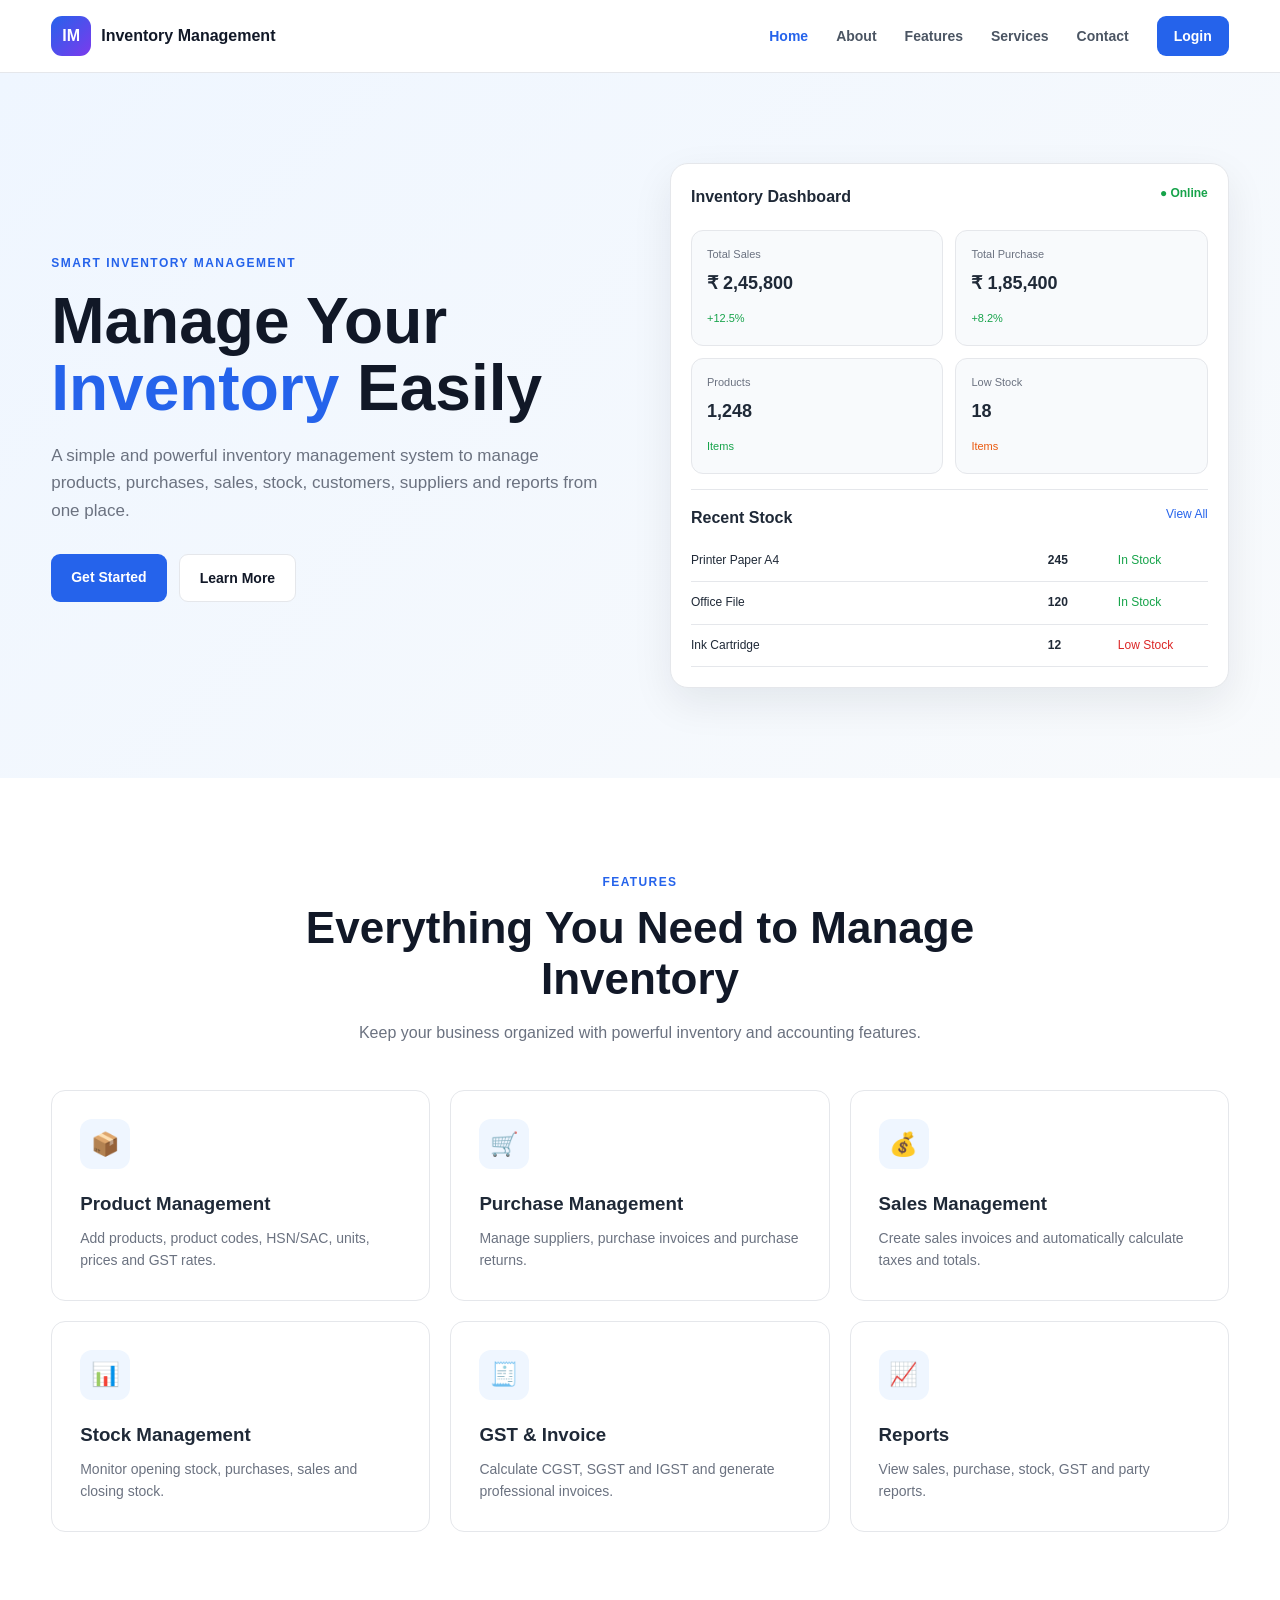
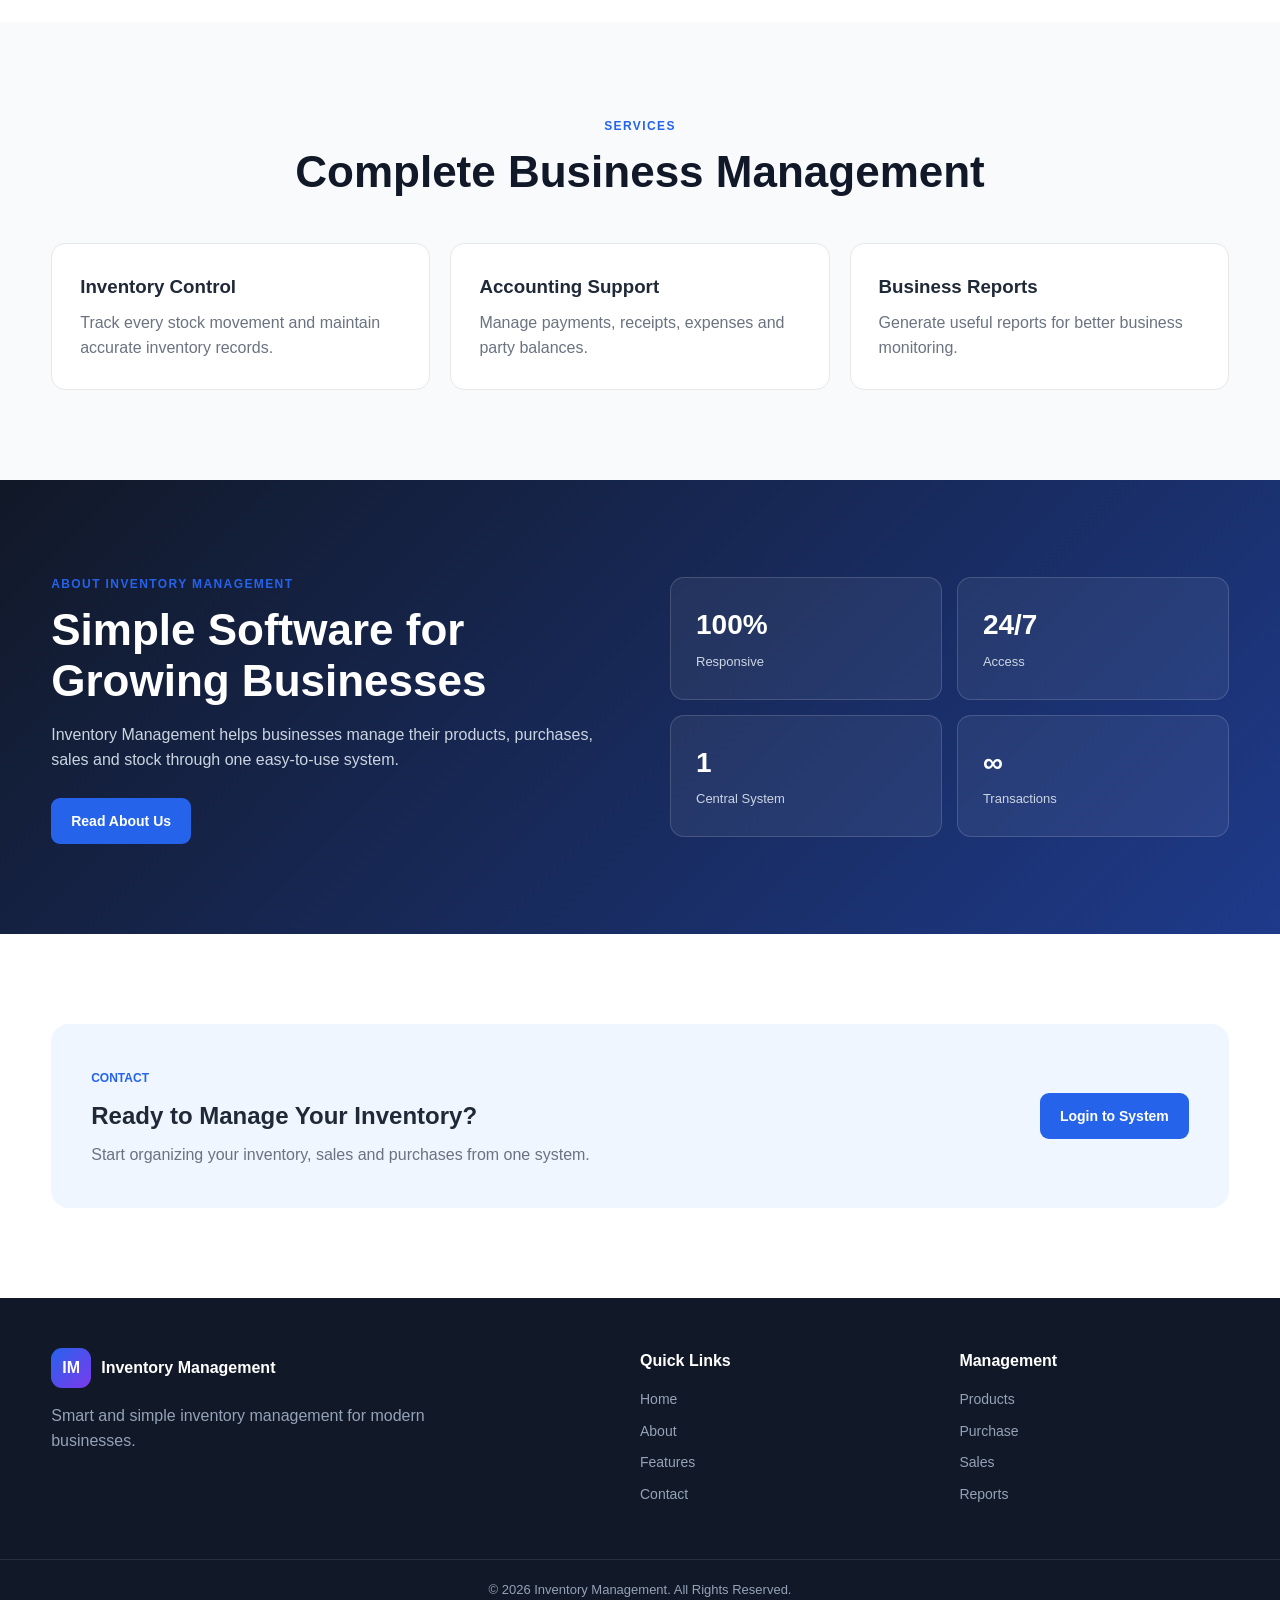
<file: index.html>
<!DOCTYPE html>
<html lang="en">
<head>
    <meta charset="UTF-8">
    <meta name="viewport" content="width=device-width, initial-scale=1.0">

    <title>Inventory Management | Smart Inventory Software</title>

    <link rel="stylesheet" href="style.css">
</head>

<body>

<!-- ================= HEADER ================= -->

<header class="header">

    <div class="container navbar">

        <a href="index.html" class="logo">
            <span class="logo-icon">IM</span>
            <span>Inventory Management</span>
        </a>

        <button class="menu-btn" id="menuBtn">
            ☰
        </button>

        <nav class="nav" id="navMenu">

            <a href="index.html" class="active">Home</a>

            <a href="about.html">About</a>

            <a href="#features">Features</a>

            <a href="#services">Services</a>

            <a href="#contact">Contact</a>

            <a href="#login" class="login-btn">
                Login
            </a>

        </nav>

    </div>

</header>


<!-- ================= HERO ================= -->

<section class="hero">

    <div class="container hero-grid">

        <div class="hero-content">

            <span class="hero-tag">
                SMART INVENTORY MANAGEMENT
            </span>

            <h1>
                Manage Your
                <span>Inventory</span>
                Easily
            </h1>

            <p>
                A simple and powerful inventory management system
                to manage products, purchases, sales, stock,
                customers, suppliers and reports from one place.
            </p>

            <div class="hero-buttons">

                <a href="#features" class="btn primary-btn">
                    Get Started
                </a>

                <a href="about.html" class="btn secondary-btn">
                    Learn More
                </a>

            </div>

        </div>


        <!-- Dashboard Preview -->

        <div class="dashboard-preview">

            <div class="preview-header">

                <strong>Inventory Dashboard</strong>

                <span>● Online</span>

            </div>


            <div class="preview-cards">

                <div class="mini-card">
                    <small>Total Sales</small>
                    <strong>₹ 2,45,800</strong>
                    <span>+12.5%</span>
                </div>

                <div class="mini-card">
                    <small>Total Purchase</small>
                    <strong>₹ 1,85,400</strong>
                    <span>+8.2%</span>
                </div>

                <div class="mini-card">
                    <small>Products</small>
                    <strong>1,248</strong>
                    <span>Items</span>
                </div>

                <div class="mini-card warning">
                    <small>Low Stock</small>
                    <strong>18</strong>
                    <span>Items</span>
                </div>

            </div>


            <div class="stock-preview">

                <div class="stock-title">
                    <strong>Recent Stock</strong>
                    <span>View All</span>
                </div>

                <div class="stock-row">
                    <span>Printer Paper A4</span>
                    <b>245</b>
                    <em>In Stock</em>
                </div>

                <div class="stock-row">
                    <span>Office File</span>
                    <b>120</b>
                    <em>In Stock</em>
                </div>

                <div class="stock-row">
                    <span>Ink Cartridge</span>
                    <b>12</b>
                    <em class="low">Low Stock</em>
                </div>

            </div>

        </div>

    </div>

</section>


<!-- ================= FEATURES ================= -->

<section class="section" id="features">

    <div class="container">

        <div class="section-heading">

            <span>FEATURES</span>

            <h2>
                Everything You Need
                to Manage Inventory
            </h2>

            <p>
                Keep your business organized with powerful
                inventory and accounting features.
            </p>

        </div>


        <div class="feature-grid">

            <div class="feature-card">
                <div class="feature-icon">📦</div>
                <h3>Product Management</h3>
                <p>
                    Add products, product codes, HSN/SAC,
                    units, prices and GST rates.
                </p>
            </div>


            <div class="feature-card">
                <div class="feature-icon">🛒</div>
                <h3>Purchase Management</h3>
                <p>
                    Manage suppliers, purchase invoices
                    and purchase returns.
                </p>
            </div>


            <div class="feature-card">
                <div class="feature-icon">💰</div>
                <h3>Sales Management</h3>
                <p>
                    Create sales invoices and automatically
                    calculate taxes and totals.
                </p>
            </div>


            <div class="feature-card">
                <div class="feature-icon">📊</div>
                <h3>Stock Management</h3>
                <p>
                    Monitor opening stock, purchases,
                    sales and closing stock.
                </p>
            </div>


            <div class="feature-card">
                <div class="feature-icon">🧾</div>
                <h3>GST & Invoice</h3>
                <p>
                    Calculate CGST, SGST and IGST and
                    generate professional invoices.
                </p>
            </div>


            <div class="feature-card">
                <div class="feature-icon">📈</div>
                <h3>Reports</h3>
                <p>
                    View sales, purchase, stock, GST
                    and party reports.
                </p>
            </div>

        </div>

    </div>

</section>


<!-- ================= SERVICES ================= -->

<section class="section services" id="services">

    <div class="container">

        <div class="section-heading">

            <span>SERVICES</span>

            <h2>
                Complete Business Management
            </h2>

        </div>


        <div class="service-grid">

            <div>
                <h3>Inventory Control</h3>
                <p>
                    Track every stock movement and
                    maintain accurate inventory records.
                </p>
            </div>

            <div>
                <h3>Accounting Support</h3>
                <p>
                    Manage payments, receipts, expenses
                    and party balances.
                </p>
            </div>

            <div>
                <h3>Business Reports</h3>
                <p>
                    Generate useful reports for better
                    business monitoring.
                </p>
            </div>

        </div>

    </div>

</section>


<!-- ================= ABOUT PREVIEW ================= -->

<section class="about-preview">

    <div class="container about-grid">

        <div>

            <span class="section-label">
                ABOUT INVENTORY MANAGEMENT
            </span>

            <h2>
                Simple Software
                for Growing Businesses
            </h2>

            <p>
                Inventory Management helps businesses manage
                their products, purchases, sales and stock
                through one easy-to-use system.
            </p>

            <a href="about.html" class="btn primary-btn">
                Read About Us
            </a>

        </div>


        <div class="about-box">

            <div>
                <strong>100%</strong>
                <span>Responsive</span>
            </div>

            <div>
                <strong>24/7</strong>
                <span>Access</span>
            </div>

            <div>
                <strong>1</strong>
                <span>Central System</span>
            </div>

            <div>
                <strong>∞</strong>
                <span>Transactions</span>
            </div>

        </div>

    </div>

</section>


<!-- ================= CONTACT ================= -->

<section class="section" id="contact">

    <div class="container contact-box">

        <div>

            <span>CONTACT</span>

            <h2>
                Ready to Manage Your Inventory?
            </h2>

            <p>
                Start organizing your inventory,
                sales and purchases from one system.
            </p>

        </div>

        <a href="#login" class="btn primary-btn">
            Login to System
        </a>

    </div>

</section>


<!-- ================= FOOTER ================= -->

<footer class="footer">

    <div class="container footer-grid">

        <div>

            <div class="logo footer-logo">
                <span class="logo-icon">IM</span>
                Inventory Management
            </div>

            <p>
                Smart and simple inventory management
                for modern businesses.
            </p>

        </div>


        <div>

            <h4>Quick Links</h4>

            <a href="index.html">Home</a>
            <a href="about.html">About</a>
            <a href="#features">Features</a>
            <a href="#contact">Contact</a>

        </div>


        <div>

            <h4>Management</h4>

            <a href="#">Products</a>
            <a href="#">Purchase</a>
            <a href="#">Sales</a>
            <a href="#">Reports</a>

        </div>

    </div>


    <div class="copyright">

        © 2026 Inventory Management.
        All Rights Reserved.

    </div>

</footer>


<script src="script.js"></script>

</body>
</html>
</file>
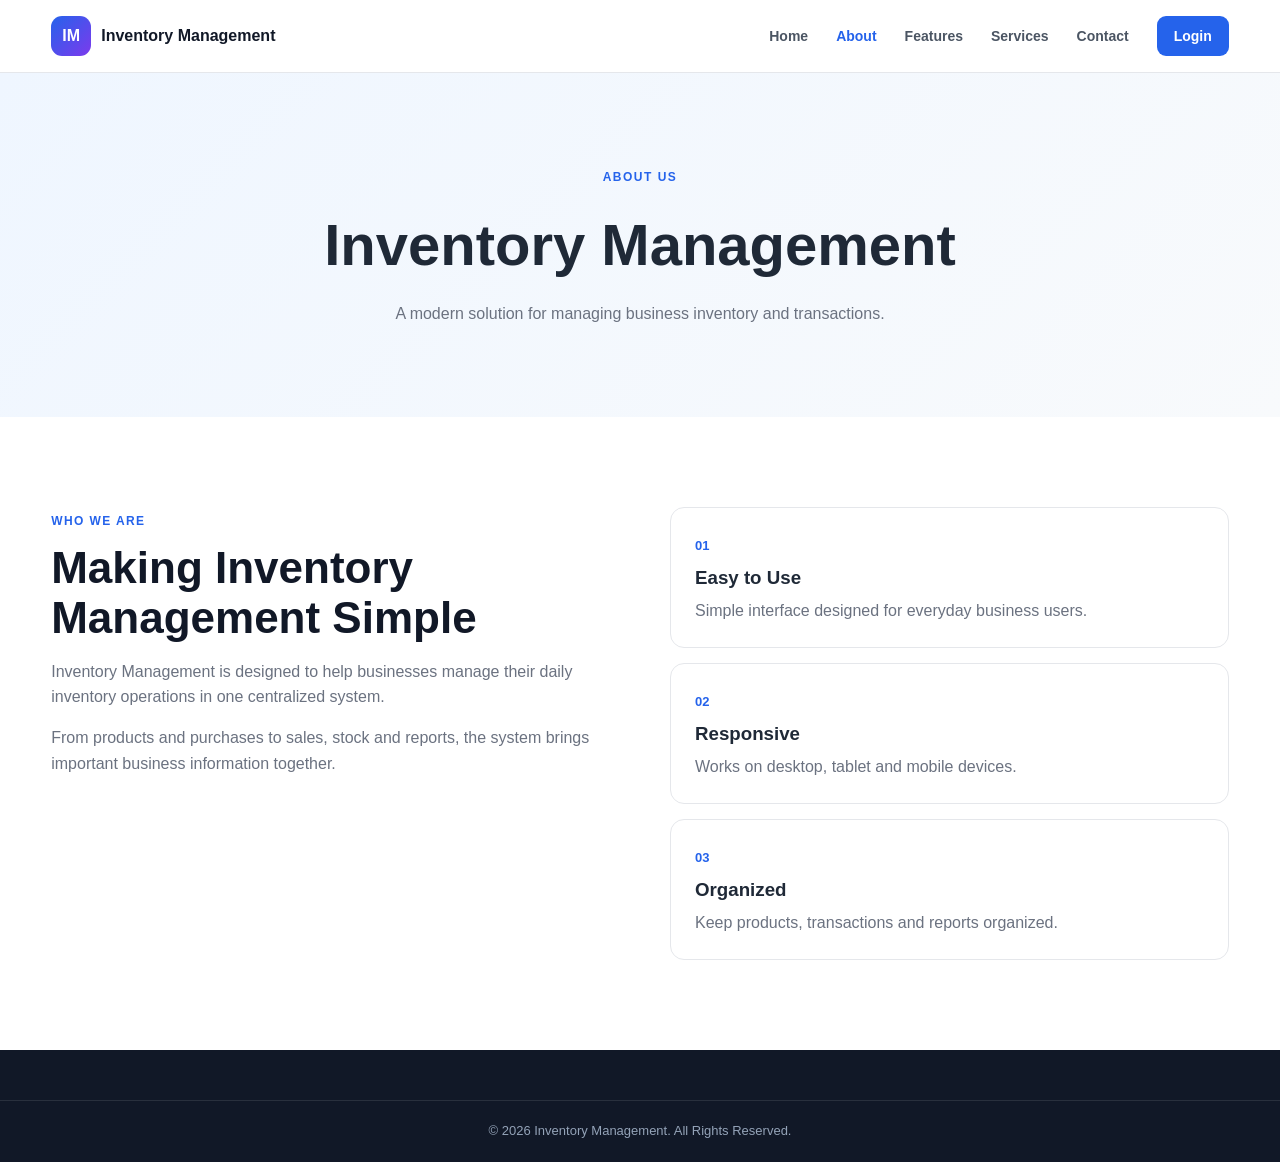
<file: about.html>
<!DOCTYPE html>
<html lang="en">

<head>

    <meta charset="UTF-8">

    <meta name="viewport"
          content="width=device-width, initial-scale=1.0">

    <title>About | Inventory Management</title>

    <link rel="stylesheet" href="style.css">

</head>

<body>


<header class="header">

    <div class="container navbar">

        <a href="index.html" class="logo">

            <span class="logo-icon">IM</span>

            <span>Inventory Management</span>

        </a>

        <button class="menu-btn" id="menuBtn">
            ☰
        </button>

        <nav class="nav" id="navMenu">

            <a href="index.html">Home</a>

            <a href="about.html" class="active">
                About
            </a>

            <a href="index.html#features">
                Features
            </a>

            <a href="index.html#services">
                Services
            </a>

            <a href="index.html#contact">
                Contact
            </a>

            <a href="#" class="login-btn">
                Login
            </a>

        </nav>

    </div>

</header>


<section class="page-hero">

    <div class="container">

        <span>ABOUT US</span>

        <h1>
            Inventory Management
        </h1>

        <p>
            A modern solution for managing
            business inventory and transactions.
        </p>

    </div>

</section>


<section class="section">

    <div class="container about-content">

        <div>

            <span class="section-label">
                WHO WE ARE
            </span>

            <h2>
                Making Inventory Management Simple
            </h2>

            <p>
                Inventory Management is designed to help
                businesses manage their daily inventory
                operations in one centralized system.
            </p>

            <p>
                From products and purchases to sales,
                stock and reports, the system brings
                important business information together.
            </p>

        </div>


        <div class="about-feature">

            <div>
                <strong>01</strong>
                <h3>Easy to Use</h3>
                <p>
                    Simple interface designed for
                    everyday business users.
                </p>
            </div>

            <div>
                <strong>02</strong>
                <h3>Responsive</h3>
                <p>
                    Works on desktop, tablet and
                    mobile devices.
                </p>
            </div>

            <div>
                <strong>03</strong>
                <h3>Organized</h3>
                <p>
                    Keep products, transactions and
                    reports organized.
                </p>
            </div>

        </div>

    </div>

</section>


<footer class="footer">

    <div class="copyright">

        © 2026 Inventory Management.
        All Rights Reserved.

    </div>

</footer>


<script src="script.js"></script>

</body>

</html>
</file>
<file: style.css>
* {
    margin: 0;
    padding: 0;
    box-sizing: border-box;
}

:root {

    --primary: #2563eb;
    --primary-dark: #1d4ed8;

    --dark: #111827;
    --text: #1f2937;
    --muted: #6b7280;

    --light: #f8fafc;
    --white: #ffffff;

    --border: #e5e7eb;

    --radius: 14px;

    --shadow:
        0 15px 40px rgba(15, 23, 42, 0.08);
}

html {
    scroll-behavior: smooth;
}

body {

    font-family:
        Inter,
        Arial,
        Helvetica,
        sans-serif;

    color: var(--text);

    background: var(--white);

    line-height: 1.6;
}

a {
    text-decoration: none;
    color: inherit;
}

.container {

    width: min(1180px, 92%);

    margin: auto;
}


/* ================= HEADER ================= */

.header {

    position: sticky;

    top: 0;

    z-index: 100;

    background: rgba(255,255,255,.95);

    backdrop-filter: blur(10px);

    border-bottom:
        1px solid var(--border);
}

.navbar {

    min-height: 72px;

    display: flex;

    align-items: center;

    justify-content: space-between;
}

.logo {

    display: flex;

    align-items: center;

    gap: 10px;

    font-weight: 800;

    color: var(--dark);
}

.logo-icon {

    width: 40px;

    height: 40px;

    display: grid;

    place-items: center;

    border-radius: 11px;

    color: white;

    background:
        linear-gradient(
            135deg,
            #2563eb,
            #7c3aed
        );

    font-weight: 800;
}

.nav {

    display: flex;

    align-items: center;

    gap: 28px;
}

.nav a {

    color: #4b5563;

    font-size: 14px;

    font-weight: 600;
}

.nav a:hover,
.nav a.active {

    color: var(--primary);
}

.login-btn {

    background: var(--primary);

    color: white !important;

    padding: 9px 17px;

    border-radius: 9px;
}

.menu-btn {

    display: none;

    border: 0;

    background: transparent;

    font-size: 25px;

    cursor: pointer;
}


/* ================= HERO ================= */

.hero {

    background:
        linear-gradient(
            135deg,
            #eff6ff,
            #f8fafc
        );

    padding: 90px 0;
}

.hero-grid {

    display: grid;

    grid-template-columns:
        1fr 1fr;

    gap: 60px;

    align-items: center;
}

.hero-tag {

    display: inline-block;

    color: var(--primary);

    font-size: 12px;

    font-weight: 800;

    letter-spacing: 1.5px;

    margin-bottom: 15px;
}

.hero h1 {

    font-size:
        clamp(40px, 5vw, 65px);

    line-height: 1.05;

    color: var(--dark);

    margin-bottom: 20px;
}

.hero h1 span {

    color: var(--primary);
}

.hero p {

    max-width: 600px;

    color: var(--muted);

    font-size: 17px;

    margin-bottom: 30px;
}

.hero-buttons {

    display: flex;

    gap: 12px;

    flex-wrap: wrap;
}

.btn {

    display: inline-block;

    padding: 12px 20px;

    border-radius: 9px;

    font-weight: 700;

    font-size: 14px;
}

.primary-btn {

    color: white;

    background: var(--primary);
}

.primary-btn:hover {

    background: var(--primary-dark);
}

.secondary-btn {

    color: var(--dark);

    background: white;

    border: 1px solid var(--border);
}


/* ================= DASHBOARD PREVIEW ================= */

.dashboard-preview {

    background: white;

    padding: 20px;

    border-radius: 18px;

    box-shadow: var(--shadow);

    border: 1px solid var(--border);
}

.preview-header {

    display: flex;

    justify-content: space-between;

    margin-bottom: 20px;
}

.preview-header span {

    color: #16a34a;

    font-size: 12px;

    font-weight: 700;
}

.preview-cards {

    display: grid;

    grid-template-columns:
        1fr 1fr;

    gap: 12px;
}

.mini-card {

    padding: 15px;

    border-radius: 12px;

    background: #f8fafc;

    border: 1px solid var(--border);
}

.mini-card small {

    display: block;

    color: var(--muted);

    font-size: 11px;
}

.mini-card strong {

    display: block;

    margin: 6px 0;

    font-size: 18px;
}

.mini-card span {

    color: #16a34a;

    font-size: 11px;
}

.mini-card.warning span {

    color: #ea580c;
}

.stock-preview {

    margin-top: 15px;

    border-top:
        1px solid var(--border);

    padding-top: 15px;
}

.stock-title {

    display: flex;

    justify-content: space-between;

    margin-bottom: 10px;
}

.stock-title span {

    color: var(--primary);

    font-size: 12px;
}

.stock-row {

    display: grid;

    grid-template-columns:
        1fr 60px 90px;

    gap: 10px;

    padding: 11px 0;

    border-bottom:
        1px solid var(--border);

    font-size: 12px;
}

.stock-row em {

    color: #16a34a;

    font-style: normal;
}

.stock-row em.low {

    color: #dc2626;
}


/* ================= SECTIONS ================= */

.section {

    padding: 90px 0;
}

.section-heading {

    text-align: center;

    max-width: 700px;

    margin:
        0 auto 45px;
}

.section-heading span,
.section-label {

    color: var(--primary);

    font-size: 12px;

    font-weight: 800;

    letter-spacing: 1.4px;
}

.section-heading h2,
.about-grid h2,
.about-content h2 {

    color: var(--dark);

    font-size:
        clamp(30px, 4vw, 44px);

    line-height: 1.15;

    margin: 10px 0 15px;
}

.section-heading p {

    color: var(--muted);
}


/* ================= FEATURES ================= */

.feature-grid {

    display: grid;

    grid-template-columns:
        repeat(3, 1fr);

    gap: 20px;
}

.feature-card {

    padding: 28px;

    border:
        1px solid var(--border);

    border-radius: var(--radius);

    background: white;

    transition:
        transform .2s,
        box-shadow .2s;
}

.feature-card:hover {

    transform:
        translateY(-5px);

    box-shadow: var(--shadow);
}

.feature-icon {

    width: 50px;

    height: 50px;

    display: grid;

    place-items: center;

    border-radius: 12px;

    background: #eff6ff;

    font-size: 23px;

    margin-bottom: 20px;
}

.feature-card h3 {

    margin-bottom: 8px;
}

.feature-card p {

    color: var(--muted);

    font-size: 14px;
}


/* ================= SERVICES ================= */

.services {

    background: var(--light);
}

.service-grid {

    display: grid;

    grid-template-columns:
        repeat(3, 1fr);

    gap: 20px;
}

.service-grid > div {

    padding: 28px;

    background: white;

    border-radius: var(--radius);

    border:
        1px solid var(--border);
}

.service-grid p {

    color: var(--muted);

    margin-top: 8px;
}


/* ================= ABOUT ================= */

.about-preview {

    padding: 90px 0;

    background:
        linear-gradient(
            135deg,
            #111827,
            #1e3a8a
        );

    color: white;
}

.about-grid {

    display: grid;

    grid-template-columns:
        1fr 1fr;

    gap: 60px;

    align-items: center;
}

.about-grid h2 {

    color: white;
}

.about-grid p {

    color: #cbd5e1;

    margin-bottom: 25px;
}

.about-box {

    display: grid;

    grid-template-columns:
        1fr 1fr;

    gap: 15px;
}

.about-box div {

    padding: 25px;

    border:
        1px solid rgba(255,255,255,.15);

    border-radius: 14px;

    background:
        rgba(255,255,255,.06);
}

.about-box strong {

    display: block;

    font-size: 28px;
}

.about-box span {

    color: #cbd5e1;

    font-size: 13px;
}


/* ================= CONTACT ================= */

.contact-box {

    padding: 40px;

    background: #eff6ff;

    border-radius: 18px;

    display: flex;

    justify-content: space-between;

    align-items: center;

    gap: 30px;
}

.contact-box span {

    color: var(--primary);

    font-size: 12px;

    font-weight: 800;
}

.contact-box h2 {

    margin: 7px 0;
}

.contact-box p {

    color: var(--muted);
}


/* ================= ABOUT PAGE ================= */

.page-hero {

    padding: 90px 0;

    background:
        linear-gradient(
            135deg,
            #eff6ff,
            #f8fafc
        );

    text-align: center;
}

.page-hero span {

    color: var(--primary);

    font-size: 12px;

    font-weight: 800;

    letter-spacing: 1.5px;
}

.page-hero h1 {

    font-size:
        clamp(38px, 5vw, 58px);

    margin: 10px 0;
}

.page-hero p {

    color: var(--muted);
}

.about-content {

    display: grid;

    grid-template-columns:
        1fr 1fr;

    gap: 60px;

    align-items: start;
}

.about-content p {

    color: var(--muted);

    margin-bottom: 15px;
}

.about-feature {

    display: grid;

    gap: 15px;
}

.about-feature div {

    padding: 24px;

    border:
        1px solid var(--border);

    border-radius: 14px;
}

.about-feature strong {

    color: var(--primary);

    font-size: 13px;
}

.about-feature h3 {

    margin: 5px 0;
}

.about-feature p {

    margin: 0;
}


/* ================= FOOTER ================= */

.footer {

    background: #111827;

    color: white;

    padding-top: 50px;
}

.footer-grid {

    display: grid;

    grid-template-columns:
        2fr 1fr 1fr;

    gap: 50px;

    padding-bottom: 45px;
}

.footer p {

    color: #94a3b8;

    max-width: 400px;

    margin-top: 15px;
}

.footer h4 {

    margin-bottom: 15px;
}

.footer a {

    display: block;

    color: #94a3b8;

    margin-bottom: 9px;

    font-size: 14px;
}

.footer a:hover {

    color: white;
}

.footer-logo {

    color: white;
}

.copyright {

    border-top:
        1px solid rgba(255,255,255,.1);

    text-align: center;

    color: #94a3b8;

    padding: 20px;

    font-size: 13px;
}


/* ================= MOBILE ================= */

@media (max-width: 900px) {

    .hero-grid,
    .about-grid,
    .about-content {

        grid-template-columns: 1fr;
    }

    .feature-grid,
    .service-grid {

        grid-template-columns:
            repeat(2, 1fr);
    }

    .hero {

        padding: 65px 0;
    }

}


@media (max-width: 700px) {

    .menu-btn {

        display: block;
    }

    .nav {

        position: absolute;

        top: 72px;

        left: 0;

        width: 100%;

        background: white;

        border-bottom:
            1px solid var(--border);

        display: none;

        flex-direction: column;

        align-items: stretch;

        gap: 0;

        padding: 10px 5%;
    }

    .nav.open {

        display: flex;
    }

    .nav a {

        padding: 13px 0;
    }

    .feature-grid,
    .service-grid {

        grid-template-columns: 1fr;
    }

    .preview-cards {

        grid-template-columns: 1fr;
    }

    .contact-box {

        flex-direction: column;

        align-items: flex-start;

        padding: 28px;
    }

    .footer-grid {

        grid-template-columns: 1fr;
    }

    .section {

        padding: 65px 0;
    }

    .stock-row {

        grid-template-columns:
            1fr 50px 75px;
    }

}
</file>
